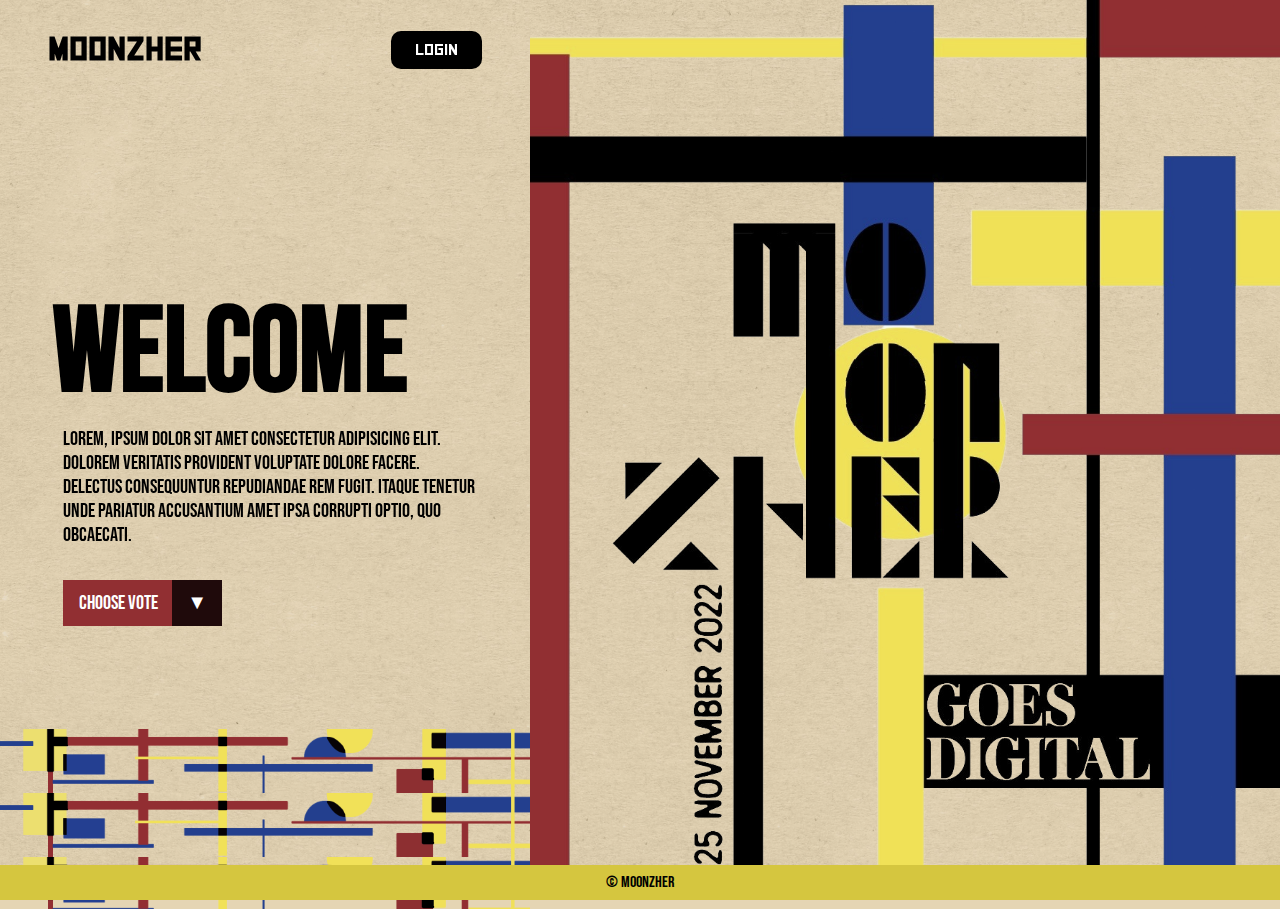
<file: index.html>
<!DOCTYPE html>
<html lang="en">
  <head>
    <meta charset="UTF-8" />
    <meta http-equiv="X-UA-Compatible" content="IE=edge" />
    <meta name="viewport" content="width=device-width, initial-scale=1.0" />
    <title>Document</title>
    <link rel="stylesheet" href="dibarco.css" />
  </head>
  <body>
    <div class="content">
      <div class="navbar">
        <div class="logo">
          moonzher
        </div>
        <div id="login-info" style="position: relative">
          <a href="/login.html" class="account">Login</a>
        </div>
      </div>
      <div class="headline">
        <h1>Welcome</h1>
        <p>
          Lorem, ipsum dolor sit amet consectetur adipisicing elit. Dolorem
          veritatis provident voluptate dolore facere. Delectus consequuntur
          repudiandae rem fugit. Itaque tenetur unde pariatur accusantium amet
          ipsa corrupti optio, quo obcaecati.
        </p>
        <div class="has-dropdown">
          <div class="big-button" id="action">
            <div class="left">Choose Vote</div>
            <div class="right">&#x25BC;</div>
          </div>
          <div class="dropdown" id="dd1">
            <div class="dropdown-item">Voting Osis</div>
            <div class="dropdown-item">Voting MPK</div>
          </div>
        </div>
      </div>
      <div class="decorate"></div>
    </div>
    <div class="art"></div>
    <div class="footer">&copy; Moonzher</div>
    <script>
      const height = document.querySelector('#dd1').offsetHeight;
      document
        .querySelector('#dd1')
        .style.setProperty('--height', `${height}px`);
      document.querySelector('#dd1').style.setProperty('max-height', 0);
      document.querySelector('#action').addEventListener('click', (e) => {
        if (e.currentTarget.contains(e.target))
          document.querySelector('#dd1').classList.toggle('active');
        e.currentTarget.classList.toggle('active');
      });

      const token = localStorage.getItem("token");
      const displayName = localStorage.getItem("displayName");
      if (token && displayName) {
        document.querySelector("#login-info").innerHTML = `
          <div class="account">${displayName}</div>
          <div id="logout" class="account logout">Logout</div>
        `;

        document.querySelector("#logout").addEventListener("click", () => {
          localStorage.removeItem("token");
          localStorage.removeItem("displayName");
          window.location.reload();
        });
      }
    </script>
  </body>
</html>
</file>
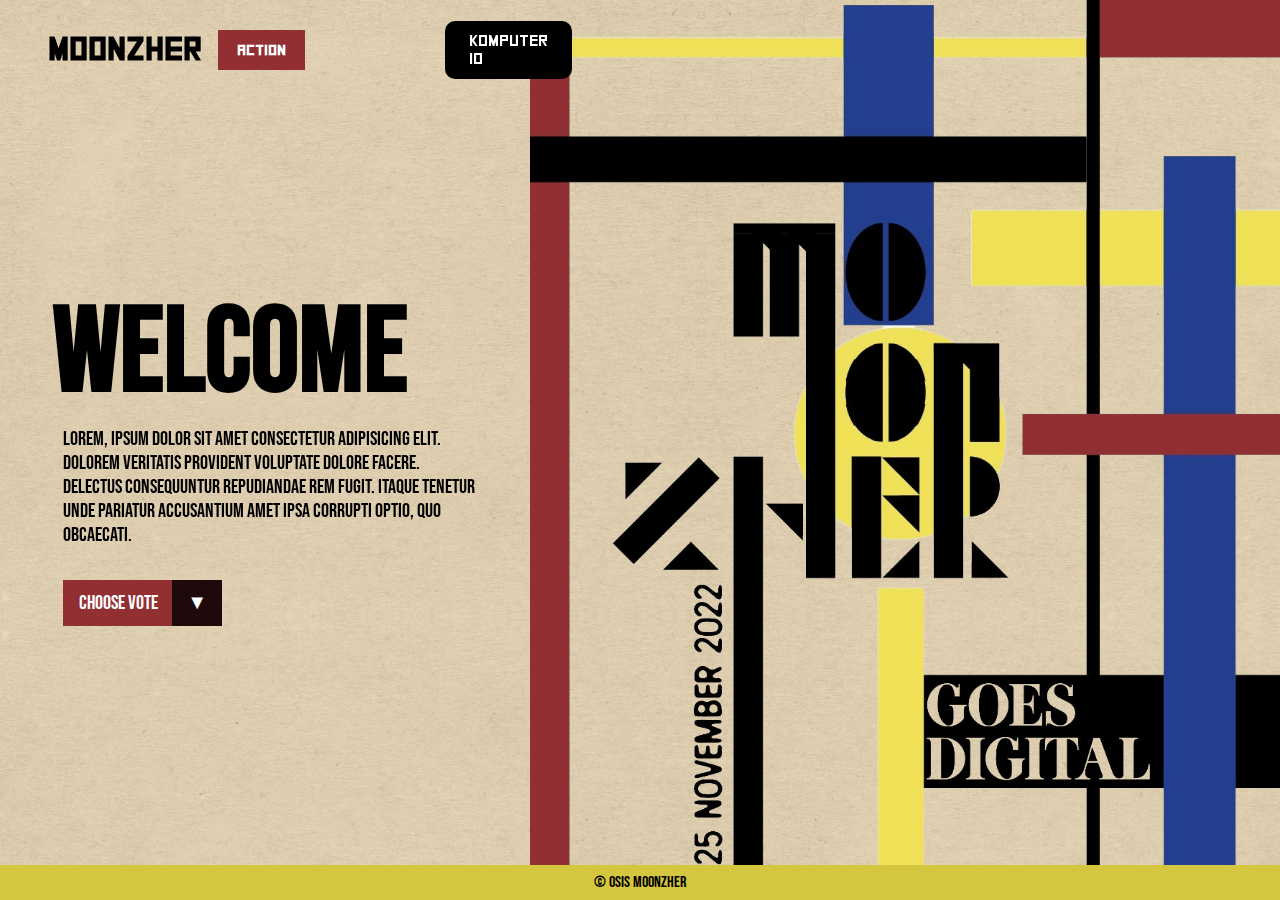
<file: dibarco.html>
<!DOCTYPE html>
<html lang="en">
  <head>
    <meta charset="UTF-8" />
    <meta http-equiv="X-UA-Compatible" content="IE=edge" />
    <meta name="viewport" content="width=device-width, initial-scale=1.0" />
    <title>Document</title>
    <link rel="stylesheet" href="dibarco.css" />
  </head>
  <body>
    <div class="content">
      <div class="navbar">
        <div class="logo">
          moonzher
          <div class="button">Action</div>
          <div class="navs">
            <div class="nav">Admin</div>
            <div class="nav">App</div>
          </div>
        </div>
        <div style="position: relative">
          <div class="account">Komputer 10</div>
          <div class="account logout">Logout</div>
        </div>
      </div>
      <div class="headline">
        <h1>Welcome</h1>
        <p>
          Lorem, ipsum dolor sit amet consectetur adipisicing elit. Dolorem
          veritatis provident voluptate dolore facere. Delectus consequuntur
          repudiandae rem fugit. Itaque tenetur unde pariatur accusantium amet
          ipsa corrupti optio, quo obcaecati.
        </p>
        <div class="has-dropdown">
          <div class="big-button" id="action">
            <div class="left">Choose Vote</div>
            <div class="right">&#x25BC;</div>
          </div>
          <div class="dropdown" id="dd1">
            <div class="dropdown-item">Voting Osis</div>
            <div class="dropdown-item">Voting MPK</div>
          </div>
        </div>
      </div>
    </div>
    <div class="art"></div>
    <div class="footer">&copy; OSIS MOONZHER</div>
    <script>
      const height = document.querySelector('#dd1').offsetHeight;
      document
        .querySelector('#dd1')
        .style.setProperty('--height', `${height}px`);
      document.querySelector('#dd1').style.setProperty('max-height', 0);
      document.querySelector('#action').addEventListener('click', (e) => {
        if (e.currentTarget.contains(e.target))
          document.querySelector('#dd1').classList.toggle('active');
        e.currentTarget.classList.toggle('active');
      });
    </script>
  </body>
</html>
</file>
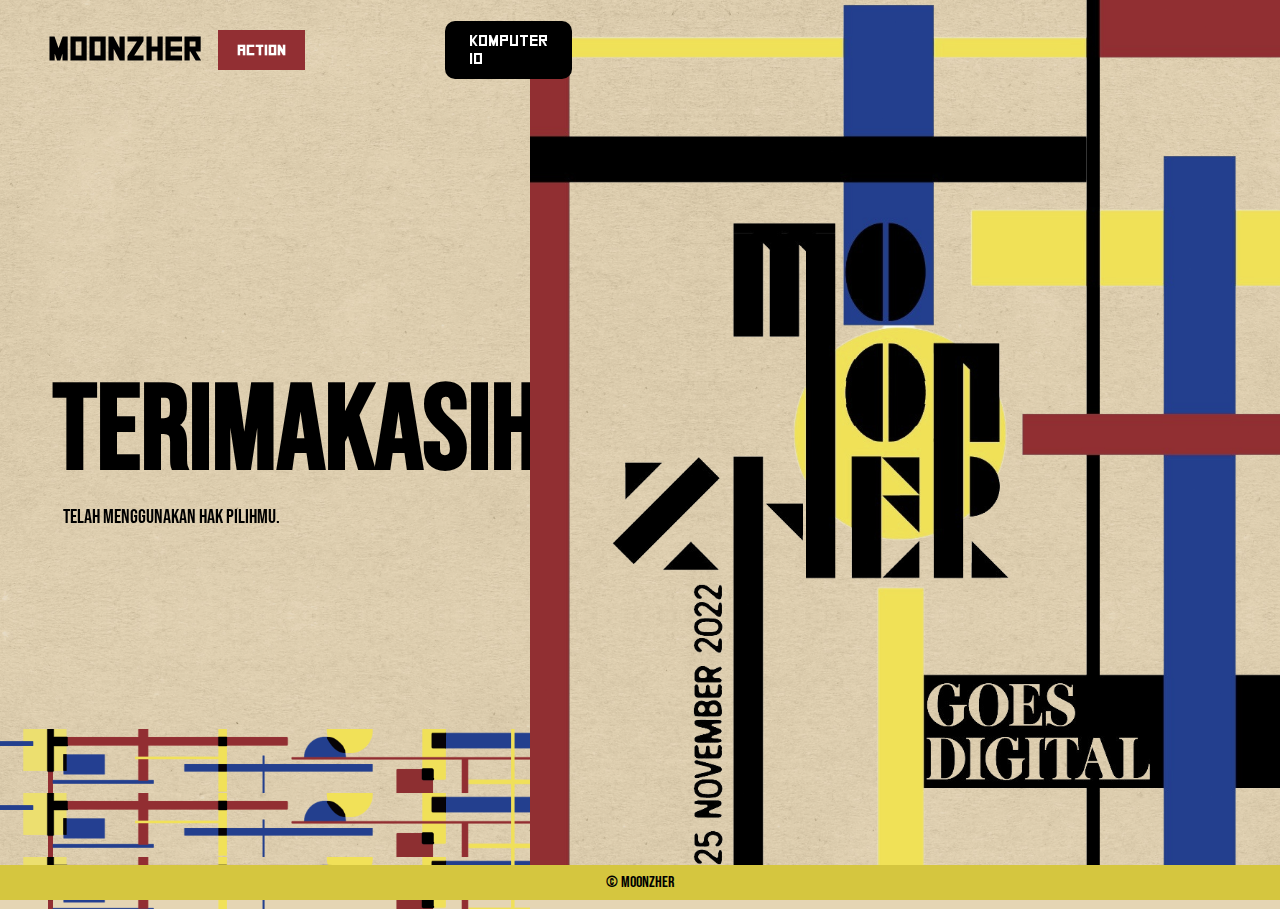
<file: thanks.html>
<!DOCTYPE html>
<html lang="en">
  <head>
    <meta charset="UTF-8" />
    <meta http-equiv="X-UA-Compatible" content="IE=edge" />
    <meta name="viewport" content="width=device-width, initial-scale=1.0" />
    <title>Document</title>
    <link rel="stylesheet" href="dibarco.css" />
  </head>
  <body>
    <div class="content">
      <div class="navbar">
        <div class="logo">
          moonzher
          <div class="button">Action</div>
          <div class="navs">
            <div class="nav">Admin</div>
            <div class="nav">App</div>
          </div>
        </div>
        <div style="position: relative">
          <div class="account">Komputer 10</div>
          <div class="account logout">Logout</div>
        </div>
      </div>
      <div class="headline">
        <h1>Terimakasih</h1>
        <p>
          Telah menggunakan hak pilihmu.
        </p>
      </div>
      <div class="decorate"></div>
    </div>
    <div class="art"></div>
    <div class="footer">&copy; Moonzher</div>
  </body>
</html>
</file>
<file: dibarco.css>
@import url('https://fonts.googleapis.com/css2?family=Bebas+Neue&display=swap');
body {
  margin: 0;
  padding: 0;
  position: relative;
  overflow: hidden;
  background: #e5d5b4;
  background-size: cover;
  height: 100vh;
  display: grid;
  grid-template-columns: 1fr 750px;
  align-items: center;
}
body::after {
  content: '';
  display: block;
  position: fixed;
  inset: 0;
  width: 100%;
  background-image: url(bg.jpg);
  background-size: cover;
  background-repeat: no-repeat;
  filter: brightness(90%);
  opacity: 0.6;
  z-index: -1;
}
@font-face {
  font-family: bauhaus;
  src: url(Square.woff);
}

.navbar {
  height: 50px;
  display: flex;
  align-items: center;
  justify-content: space-between;
  padding-inline: 3rem;
  padding-block: 25px;
  position: absolute;
  inset: 0 0 auto 0;
  z-index: 10;
}
.account {
  padding: 0.7rem 1.5rem;
  background-color: black;
  color: white;
  font-family: bauhaus;
  border-radius: 10px;
  cursor: pointer;
  text-decoration: none;
}
.logo {
  font-family: bauhaus;
  font-weight: bold;
  font-size: 2rem;
  text-transform: uppercase;
  display: flex;
  gap: 1rem;
  align-items: center;
}

.art {
  width: 100%;
  height: 100%;
  background: url(WhatsApp_Image_2022-11-10_at_18.32.07-removebg.png);
  background-repeat: no-repeat;
  background-size: cover;
  filter: saturate(60%);
}
.content {
  position: relative;
  width: 100%;
  height: 100%;
  display: flex;
  align-items: center;
  justify-content: center;
}
.headline {
  width: 80%;
  font-size: 20px;
  display: flex;
  flex-direction: column;
  gap: 0.8rem;
}
.headline > h1 {
  font-family: 'Bebas Neue';
  font-size: 6em;
  line-height: 0;
}
.headline > p {
  font-family: 'Bebas Neue';
  margin-top: -20px;
  margin-left: 10px;
}
.footer {
  position: absolute;
  inset: auto 0 0 0;
  width: 100%;
  background-color: hsl(54, 64%, 54%);
  display: grid;
  place-items: center;
  font-family: 'Bebas Neue';
  padding-block: 0.5rem;
}
.button {
  font-size: 0.9rem;
  background-color: hsl(358, 51%, 38%);
  padding: 0.7rem 1.2rem;
  color: white;
  font-family: bauhaus;
}
.logout {
  position: absolute;
  inset: auto 0 auto 0;
  text-align: center;
  margin-top: 0;
  background-color: hsl(358, 51%, 38%);
  opacity: 0;
  transition: margin-top 500ms ease-in-out, opacity 200ms ease-in-out;
}
.account:hover + .logout,
.logout:hover {
  opacity: 1;
  margin-top: 10px;
}
.big-button {
  width: 30%;
  margin-left: 10px;
  background-color: #912f32;
  padding: 0.7rem 1rem;
  cursor: pointer;
  color: white;
  font-family: 'Bebas Neue';
  position: relative;
}
.dropdown {
  width: calc(30% + 32px);
  margin-left: 10px;
  background-color: hsl(358, 51%, 28%);
  position: absolute;
  overflow: hidden;
  transition: max-height 0.15s ease-in-out;
}
.dropdown.active {
  max-height: var(--height) !important;
}
.dropdown-item {
  color: rgb(224, 224, 224);
  font-family: 'Bebas Neue';
  padding: 1rem 1.7rem;
  cursor: pointer;
  transition: 400ms ease-in-out;
}
.dropdown-item:hover {
  background-color: rgba(0, 0, 0, 0.256);
  color: white;
}
.dropdown-item:not(:last-child) {
  border-bottom: 1px solid black;
}
.has-dropdown {
  width: 100%;
  height: 100%;
  position: relative;
}
.right {
  background-color: hsl(358, 51%, 8%);
  position: absolute;
  inset: 0 0 0 auto;
  width: 50px;
  display: grid;
  place-items: center;
  cursor: pointer;
}
.navs {
  font-family: 'Bebas Neue';
  display: flex;
  gap: 1rem;
  font-size: 1.5rem;
  background: #d4b636;
  padding: 0.3rem 1rem;
  position: relative;
  clip-path: circle(0% at 0% 50%);
  transition: 500ms ease-in-out;
}
.nav {
  cursor: pointer;
  position: relative;
}
.nav::after {
  content: '';
  display: block;
  position: absolute;
  inset: auto 0 0 0;
  background-color: black;
  height: 3px;
  width: 0;
  transition: 500ms ease-in-out;
}
.nav:hover::after {
  width: 100%;
}
.navs::after {
  content: '';
  display: block;
  position: absolute;
  width: 10px;
  aspect-ratio: 1/1;
  inset: 50% auto auto -5%;
  background: #d4b636;
  transform: translateY(-50%) rotate(45deg);
}
.button:hover + .navs,
.navs:hover {
  clip-path: circle(150% at 0% 50%);
}
.big-button.active > .right {
  transform: rotate(180deg);
}
.decorate{
    position: absolute;
    inset: auto 0 -1% 0;
    height: 180px;
    background-image: url(Tak\ berjudul150_20221117154130.png);
    background-size: contain;
    
}
#dd1{
  box-sizing: border-box;
}
</file>
